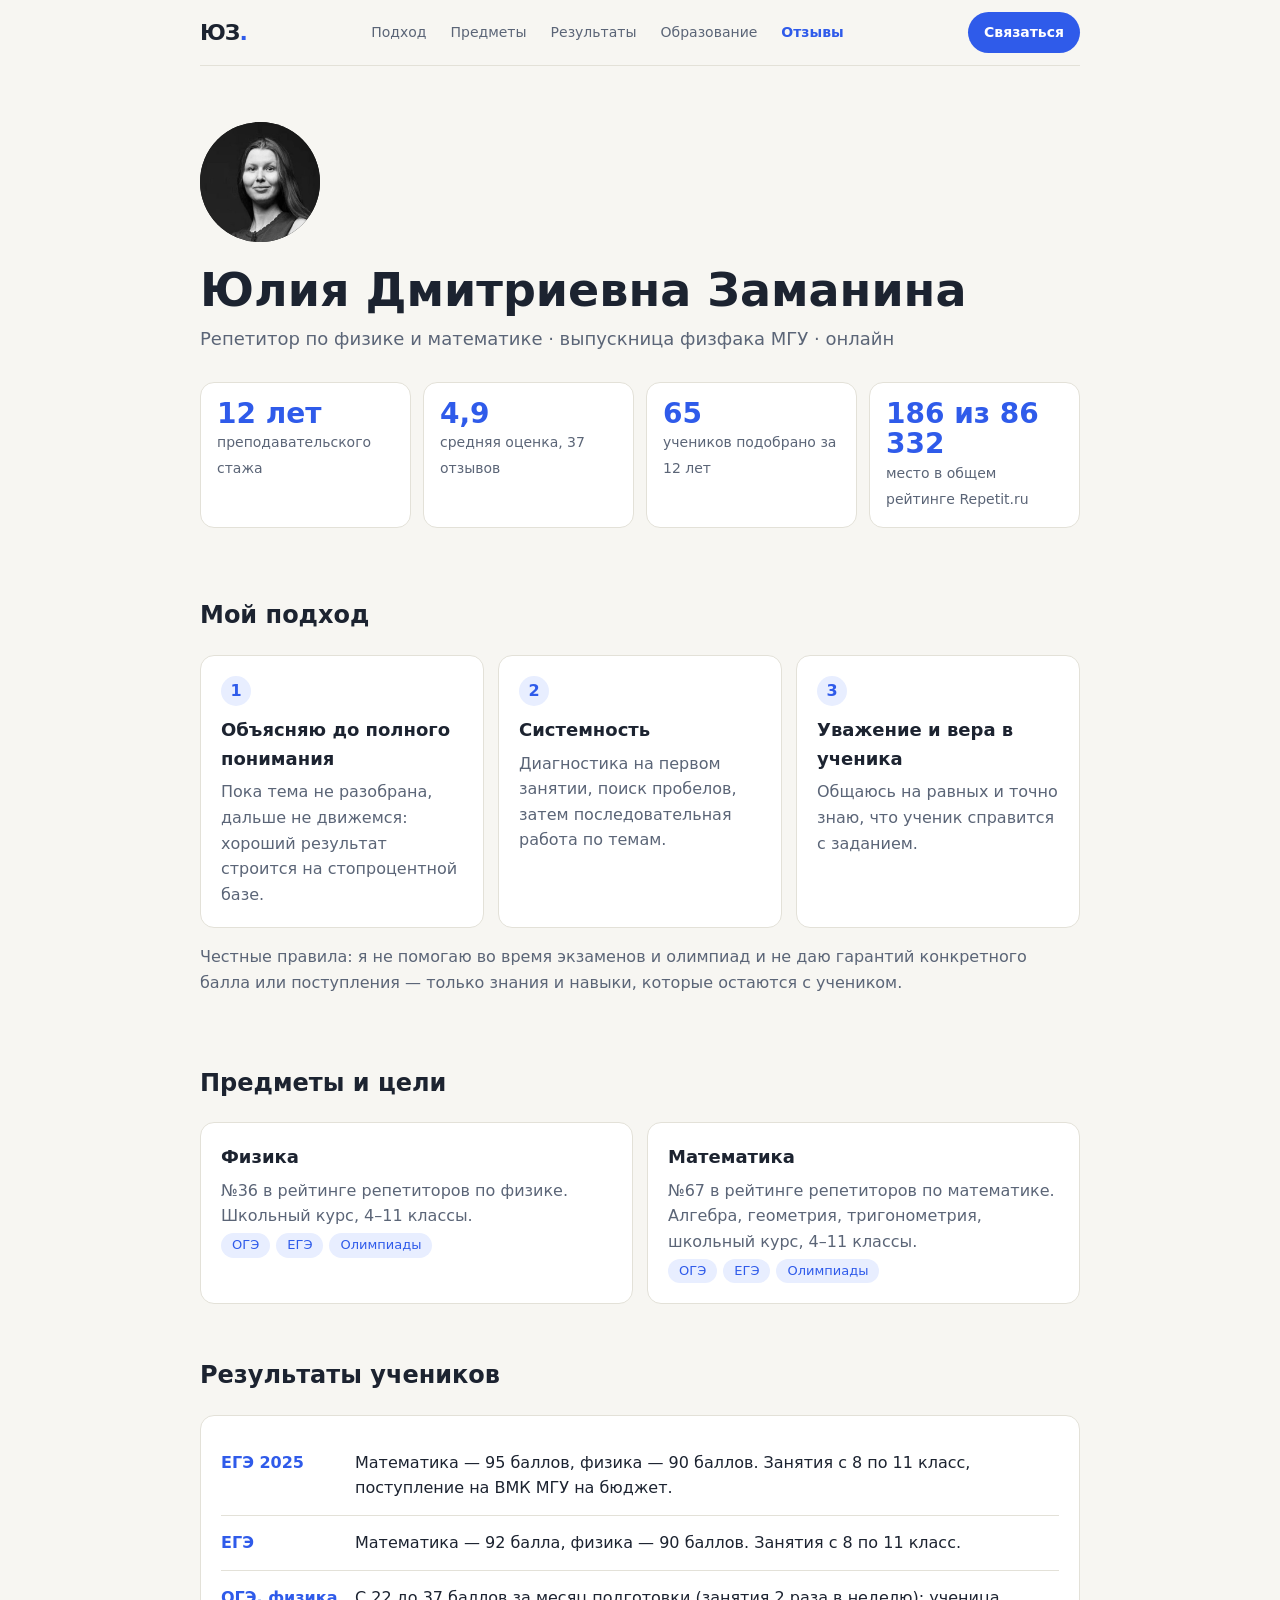
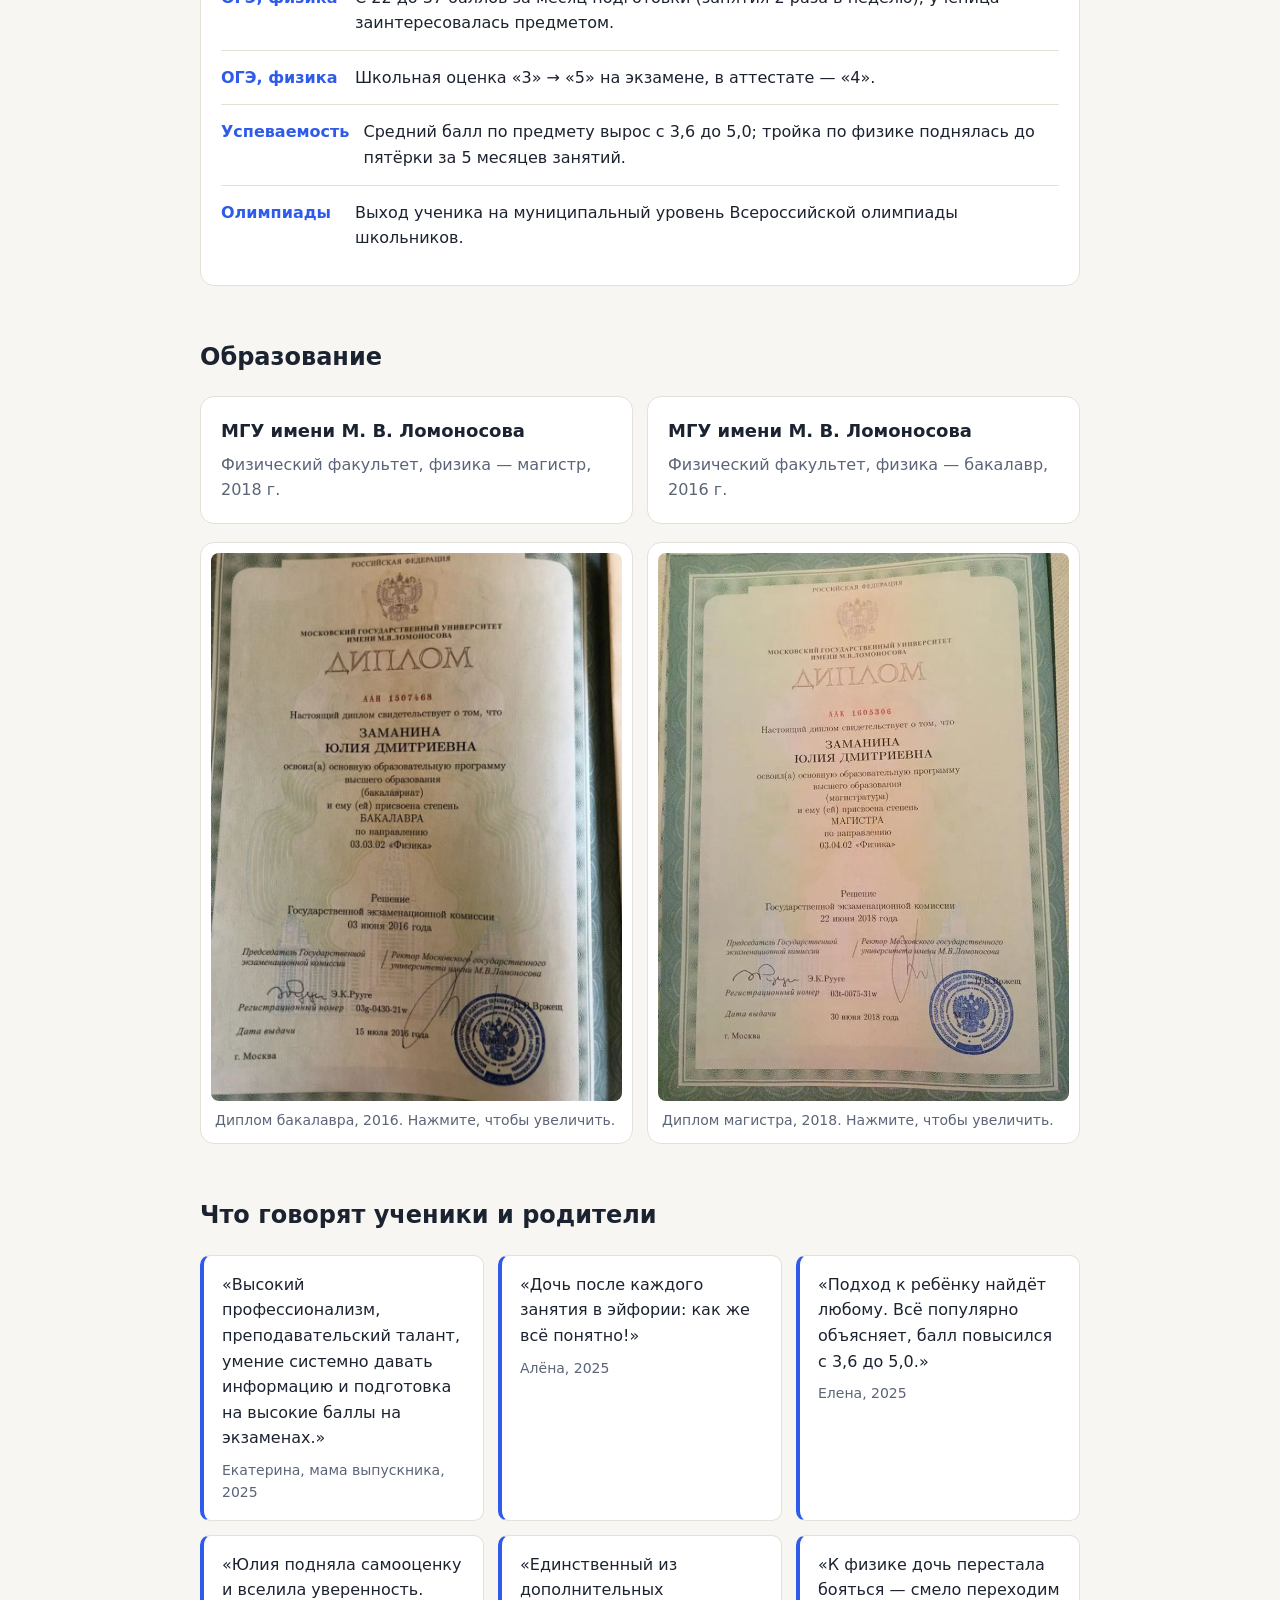
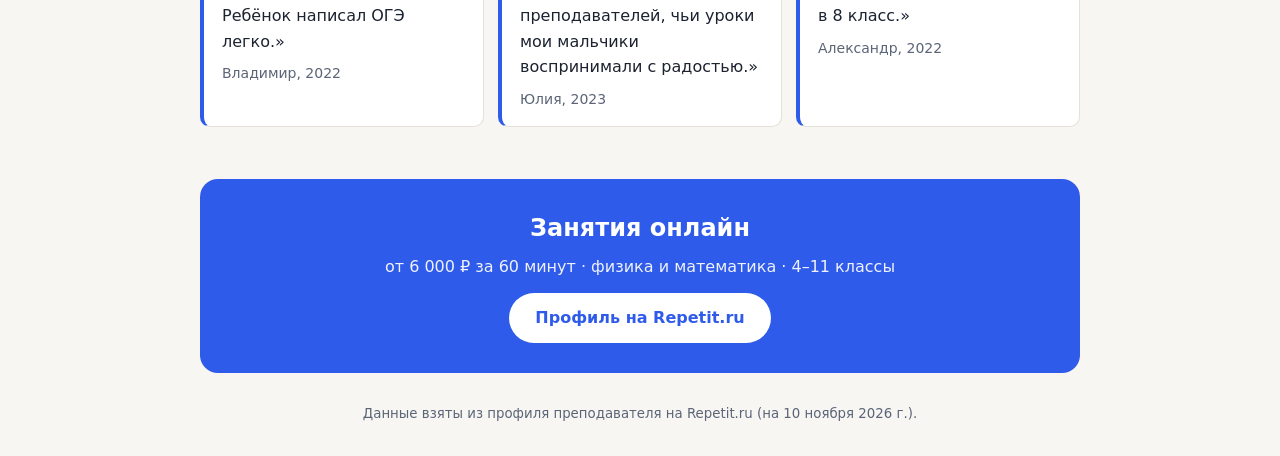
<file: yulia-portfolio/index.html>
<!DOCTYPE html>
<html lang="ru">
<head>
<meta charset="utf-8">
<meta name="viewport" content="width=device-width, initial-scale=1, viewport-fit=cover">
<title>Юлия Заманина — репетитор по физике и математике</title>
<link rel="preconnect" href="https://fonts.googleapis.com">
<link rel="preconnect" href="https://fonts.gstatic.com" crossorigin>
<link rel="stylesheet" href="style.css">
</head>
<body>
<div class="w">
<nav class="site-nav" aria-label="Основная навигация">
  <a class="brand" href="#top">ЮЗ<span>.</span></a>
  <div class="nav-links">
    <a href="#approach">Подход</a>
    <a href="#subjects">Предметы</a>
    <a href="#results">Результаты</a>
    <a href="#education">Образование</a>
    <a href="#reviews">Отзывы</a>
  </div>
  <a class="nav-cta" href="#contact">Связаться</a>
</nav>
<header class="hero" id="top">
  <div class="top">
    <img class="av" src="[data-uri]" alt="Юлия Заманина">
    <div>
      <h1>Юлия Дмитриевна Заманина</h1>
      <p class="sub">Репетитор по физике и математике · выпускница физфака МГУ · онлайн</p>
    </div>
  </div>
  <div class="stats">
    <div class="st"><b>12 лет</b><span>преподавательского стажа</span></div>
    <div class="st"><b>4,9</b><span>средняя оценка, 37 отзывов</span></div>
    <div class="st"><b>65</b><span>учеников подобрано за 12 лет</span></div>
    <div class="st"><b>186 из 86 332</b><span>место в общем рейтинге Repetit.ru</span></div>
  </div>
</header>

<section id="approach">
  <h2>Мой подход</h2>
  <div class="g">
    <div class="c"><div class="n">1</div><h3>Объясняю до полного понимания</h3><p>Пока тема не разобрана, дальше не движемся: хороший результат строится на стопроцентной базе.</p></div>
    <div class="c"><div class="n">2</div><h3>Системность</h3><p>Диагностика на первом занятии, поиск пробелов, затем последовательная работа по темам.</p></div>
    <div class="c"><div class="n">3</div><h3>Уважение и вера в ученика</h3><p>Общаюсь на равных и точно знаю, что ученик справится с заданием.</p></div>
  </div>
  <p style="color:var(--mute);margin-top:16px">Честные правила: я не помогаю во время экзаменов и олимпиад и не даю гарантий конкретного балла или поступления — только знания и навыки, которые остаются с учеником.</p>
</section>

<section id="subjects">
  <h2>Предметы и цели</h2>
  <div class="g">
    <div class="c"><h3>Физика</h3><p>№36 в рейтинге репетиторов по физике. Школьный курс, 4–11 классы.</p>
      <span class="tag">ОГЭ</span><span class="tag">ЕГЭ</span><span class="tag">Олимпиады</span></div>
    <div class="c"><h3>Математика</h3><p>№67 в рейтинге репетиторов по математике. Алгебра, геометрия, тригонометрия, школьный курс, 4–11 классы.</p>
      <span class="tag">ОГЭ</span><span class="tag">ЕГЭ</span><span class="tag">Олимпиады</span></div>
  </div>
</section>

<section id="results">
  <h2>Результаты учеников</h2>
  <div class="c">
    <div class="res"><b>ЕГЭ 2025</b><span>Математика — 95 баллов, физика — 90 баллов. Занятия с 8 по 11 класс, поступление на ВМК МГУ на бюджет.</span></div>
    <div class="res"><b>ЕГЭ</b><span>Математика — 92 балла, физика — 90 баллов. Занятия с 8 по 11 класс.</span></div>
    <div class="res"><b>ОГЭ, физика</b><span>С 22 до 37 баллов за месяц подготовки (занятия 2 раза в неделю); ученица заинтересовалась предметом.</span></div>
    <div class="res"><b>ОГЭ, физика</b><span>Школьная оценка «3» → «5» на экзамене, в аттестате — «4».</span></div>
    <div class="res"><b>Успеваемость</b><span>Средний балл по предмету вырос с 3,6 до 5,0; тройка по физике поднялась до пятёрки за 5 месяцев занятий.</span></div>
    <div class="res"><b>Олимпиады</b><span>Выход ученика на муниципальный уровень Всероссийской олимпиады школьников.</span></div>
  </div>
</section>

<section id="education">
  <h2>Образование</h2>
  <div class="g">
    <div class="c"><h3>МГУ имени М. В. Ломоносова</h3><p>Физический факультет, физика — магистр, 2018 г.</p></div>
    <div class="c"><h3>МГУ имени М. В. Ломоносова</h3><p>Физический факультет, физика — бакалавр, 2016 г.</p></div>
  </div>
  <div class="dip">
    <figure><img src="[data-uri]" alt="Диплом бакалавра МГУ, физика, 2016"><figcaption>Диплом бакалавра, 2016. Нажмите, чтобы увеличить.</figcaption></figure>
    <figure><img src="[data-uri]" alt="Диплом магистра МГУ, физика, 2018"><figcaption>Диплом магистра, 2018. Нажмите, чтобы увеличить.</figcaption></figure>
  </div>
</section>

<section id="reviews">
  <h2>Что говорят ученики и родители</h2>
  <div class="g">
    <blockquote>«Высокий профессионализм, преподавательский талант, умение системно давать информацию и подготовка на высокие баллы на экзаменах.»<footer>Екатерина, мама выпускника, 2025</footer></blockquote>
    <blockquote>«Дочь после каждого занятия в эйфории: как же всё понятно!»<footer>Алёна, 2025</footer></blockquote>
    <blockquote>«Подход к ребёнку найдёт любому. Всё популярно объясняет, балл повысился с 3,6 до 5,0.»<footer>Елена, 2025</footer></blockquote>
    <blockquote>«Юлия подняла самооценку и вселила уверенность. Ребёнок написал ОГЭ легко.»<footer>Владимир, 2022</footer></blockquote>
    <blockquote>«Единственный из дополнительных преподавателей, чьи уроки мои мальчики воспринимали с радостью.»<footer>Юлия, 2023</footer></blockquote>
    <blockquote>«К физике дочь перестала бояться — смело переходим в 8 класс.»<footer>Александр, 2022</footer></blockquote>
  </div>
</section>

<div class="cta" id="contact">
  <h2 style="margin:0">Занятия онлайн</h2>
  <p>от 6 000 ₽ за 60 минут · физика и математика · 4–11 классы</p>
  <a href="https://repetit.ru/repetitor.aspx?id=71958">Профиль на Repetit.ru</a>
</div>
<small>Данные взяты из профиля преподавателя на Repetit.ru (на 10 ноября 2026 г.).</small>
</div>
<div id="lb"><img alt=""></div>
<script src="script.js" defer></script>
</body>
</html>
</file>
<file: yulia-portfolio/style.css>
:root{--bg:#f7f6f2;--card:#fff;--ink:#1c2330;--mute:#5b6577;--acc:#2f5bea;--acc2:#e8eeff;--line:#e3e1d8;box-sizing:border-box;padding-top:env(safe-area-inset-top,0px);padding-bottom:env(safe-area-inset-bottom,0px)}
@media (prefers-color-scheme:dark){:root:not([data-theme="light"]){--bg:#12151c;--card:#1a1f29;--ink:#eef0f5;--mute:#9aa3b5;--acc:#7b9cff;--acc2:#202a44;--line:#2a3140}}
:root[data-theme="dark"]{--bg:#12151c;--card:#1a1f29;--ink:#eef0f5;--mute:#9aa3b5;--acc:#7b9cff;--acc2:#202a44;--line:#2a3140}
*{box-sizing:border-box}
html{scroll-padding-top:env(safe-area-inset-top,0px)}
body{margin:0;background:var(--bg);color:var(--ink);font:16px/1.6 system-ui,-apple-system,"Segoe UI",Roboto,sans-serif}
.w{max-width:920px;margin:0 auto;padding:0 20px}
section{padding:44px 0 8px}
h1{font-size:clamp(30px,6vw,46px);line-height:1.15;margin:0 0 8px}
h2{font-size:24px;margin:0 0 20px}
h3{font-size:18px;margin:0 0 6px}
.hero{padding:56px 0 24px}
.top{display:flex;gap:22px;align-items:center;flex-wrap:wrap}
.av{width:96px;height:96px;border-radius:50%;background:var(--acc);color:#fff;display:grid;place-items:center;font-size:36px;font-weight:700;flex:none}
.sub{color:var(--mute);font-size:18px;margin:0}
.stats{display:grid;grid-template-columns:repeat(auto-fit,minmax(150px,1fr));gap:12px;margin-top:28px}
.st{background:var(--card);border:1px solid var(--line);border-radius:14px;padding:16px}
.st b{display:block;font-size:28px;color:var(--acc);line-height:1.1}
.st span{color:var(--mute);font-size:14px}
.g{display:grid;grid-template-columns:repeat(auto-fit,minmax(250px,1fr));gap:14px}
.c{background:var(--card);border:1px solid var(--line);border-radius:14px;padding:20px}
.c p{margin:0;color:var(--mute)}
.n{display:inline-grid;place-items:center;width:30px;height:30px;border-radius:50%;background:var(--acc2);color:var(--acc);font-weight:700;margin-bottom:10px}
.tag{display:inline-block;background:var(--acc2);color:var(--acc);border-radius:999px;padding:2px 11px;font-size:13px;margin:4px 6px 0 0}
.res{display:flex;gap:14px;align-items:baseline;padding:14px 0;border-bottom:1px solid var(--line)}
.res:last-child{border:0}
.res b{color:var(--acc);min-width:120px;flex:none}
blockquote{margin:0;background:var(--card);border:1px solid var(--line);border-left:4px solid var(--acc);border-radius:10px;padding:16px 18px}
blockquote footer{color:var(--mute);font-size:14px;margin-top:8px}
.cta{background:var(--acc);color:#fff;border-radius:18px;padding:30px;margin:44px 0 20px;text-align:center}
.cta a{display:inline-block;background:#fff;color:#2f5bea;font-weight:700;text-decoration:none;border-radius:999px;padding:12px 26px;margin-top:14px}
.cta p{margin:6px 0 0;opacity:.92}
small{display:block;color:var(--mute);text-align:center;padding:10px 0 32px}
.dip{display:grid;grid-template-columns:repeat(auto-fit,minmax(220px,1fr));gap:14px;margin-top:18px}
.dip figure{margin:0;background:var(--card);border:1px solid var(--line);border-radius:14px;padding:10px}
.dip img{width:100%;height:auto;display:block;border-radius:8px;cursor:zoom-in}
.dip figcaption{font-size:14px;color:var(--mute);padding:8px 4px 2px}
#lb{position:fixed;inset:0;background:rgba(0,0,0,.88);display:none;align-items:center;justify-content:center;z-index:50;padding:env(safe-area-inset-top,0px) 12px env(safe-area-inset-bottom,0px);cursor:zoom-out}
#lb img{max-width:100%;max-height:94vh;border-radius:6px}
img.av{width:120px;height:120px;object-fit:cover;object-position:center 30%;background:#1c1c1c;display:block}

/* Дополнительное оформление навигации и интерактивных состояний */
html { scroll-behavior: smooth; scroll-padding-top: 24px; }
body { -webkit-font-smoothing: antialiased; }
.site-nav {
  min-height: 66px; display:flex; align-items:center; justify-content:space-between;
  gap:18px; border-bottom:1px solid var(--line); position:relative; z-index:5;
}
.brand { color:var(--ink); text-decoration:none; font-size:22px; font-weight:800; letter-spacing:-1px; }
.brand span { color:var(--acc); }
.nav-links { display:flex; flex-wrap:wrap; justify-content:center; gap:clamp(10px,2vw,24px); }
.nav-links a { color:var(--mute); text-decoration:none; font-size:14px; transition:color .2s; }
.nav-links a:hover { color:var(--acc); }
.nav-cta { color:#fff; background:var(--acc); border-radius:999px; padding:9px 16px; text-decoration:none; font-size:14px; font-weight:650; white-space:nowrap; transition:transform .2s,opacity .2s; }
.nav-cta:hover { transform:translateY(-2px); opacity:.9; }
.c, .st, blockquote, .dip figure { transition:transform .22s ease, box-shadow .22s ease; }
.c:hover, .st:hover, blockquote:hover, .dip figure:hover { transform:translateY(-3px); box-shadow:0 12px 28px rgba(25,35,55,.07); }
.cta { scroll-margin-top:20px; }
.cta a { transition:transform .2s, box-shadow .2s; }
.cta a:hover { transform:translateY(-2px); box-shadow:0 8px 22px rgba(0,0,0,.14); }
section { scroll-margin-top:22px; }
@media (max-width:640px) {
  .site-nav { align-items:flex-start; padding:14px 0; flex-wrap:wrap; }
  .nav-links { order:3; width:100%; justify-content:flex-start; gap:10px 18px; }
  .nav-cta { margin-left:auto; }
  .hero { padding-top:38px; }
  .res { align-items:flex-start; flex-direction:column; gap:4px; }
  .res b { min-width:0; }
}
@media (prefers-reduced-motion:reduce) {
  html { scroll-behavior:auto; }
  *, *::before, *::after { transition:none !important; animation:none !important; }
}

.nav-links a.active { color:var(--acc); font-weight:700; }
</file>
